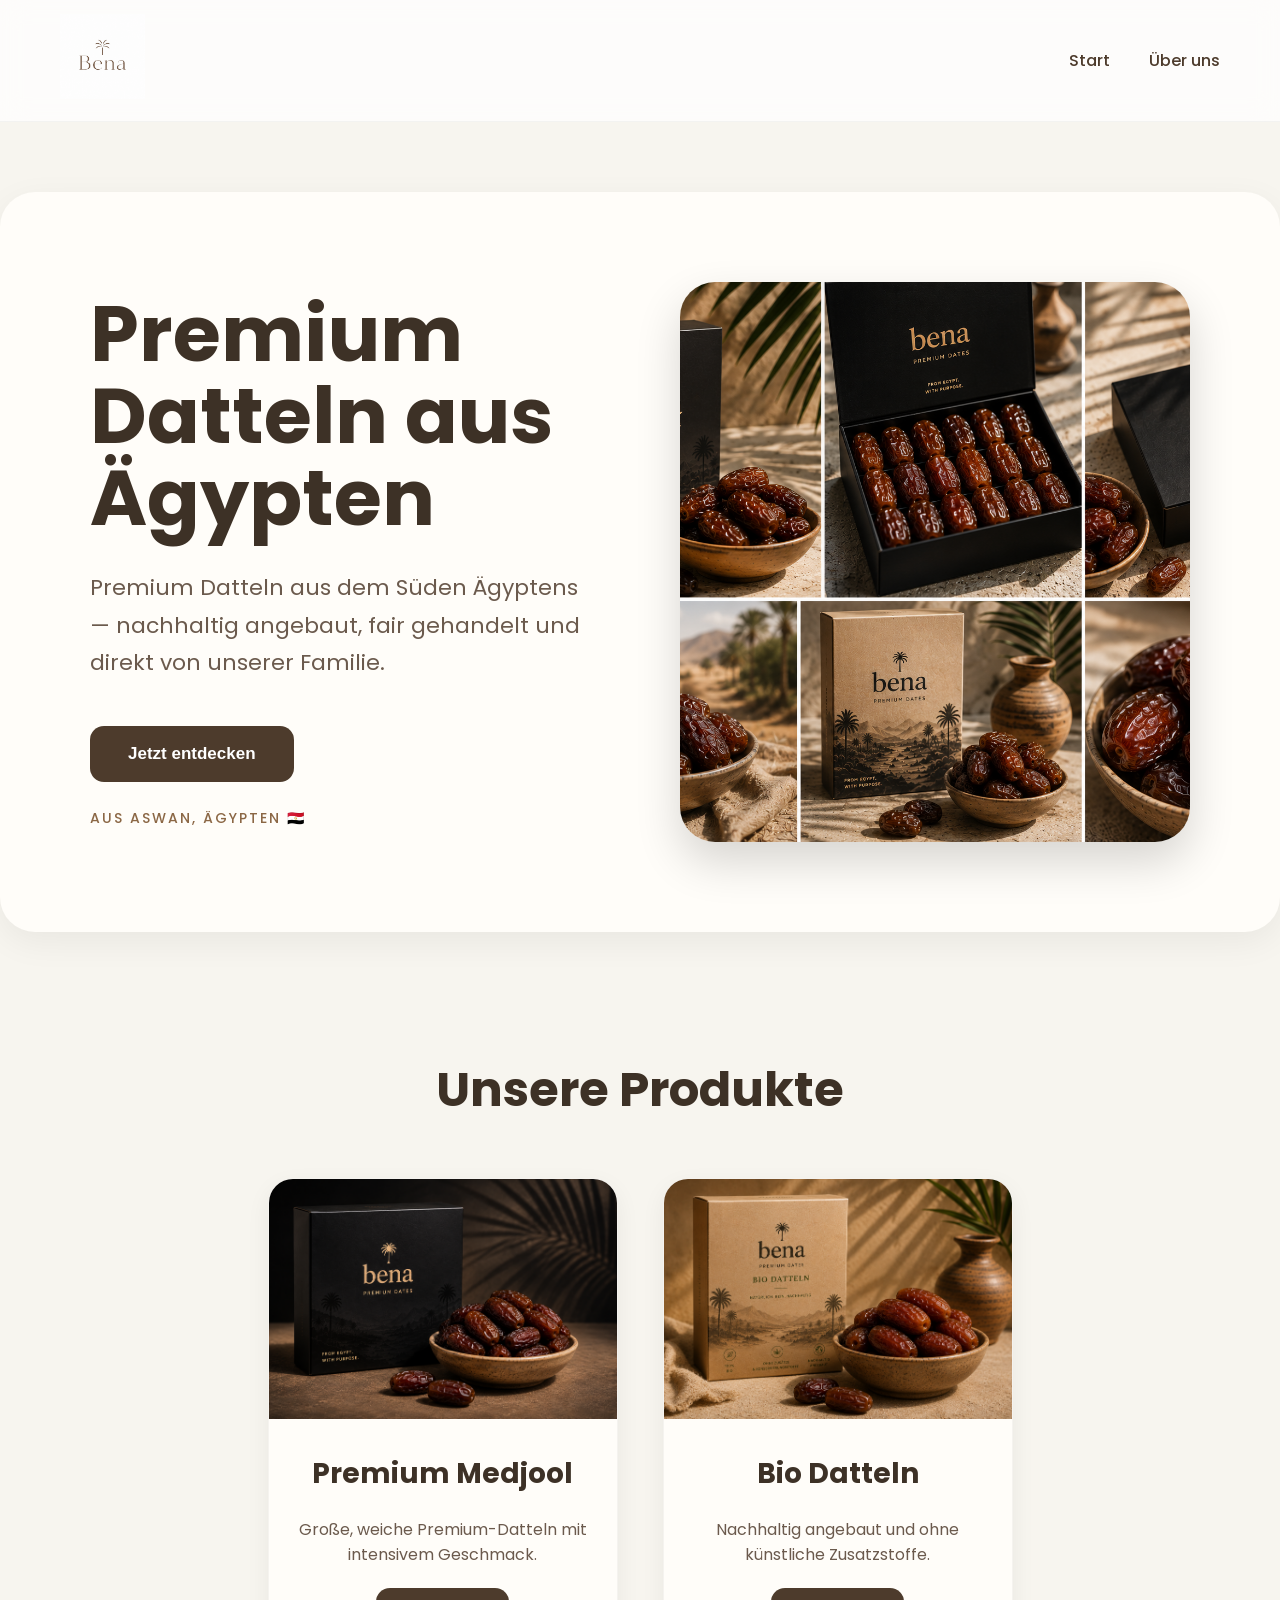
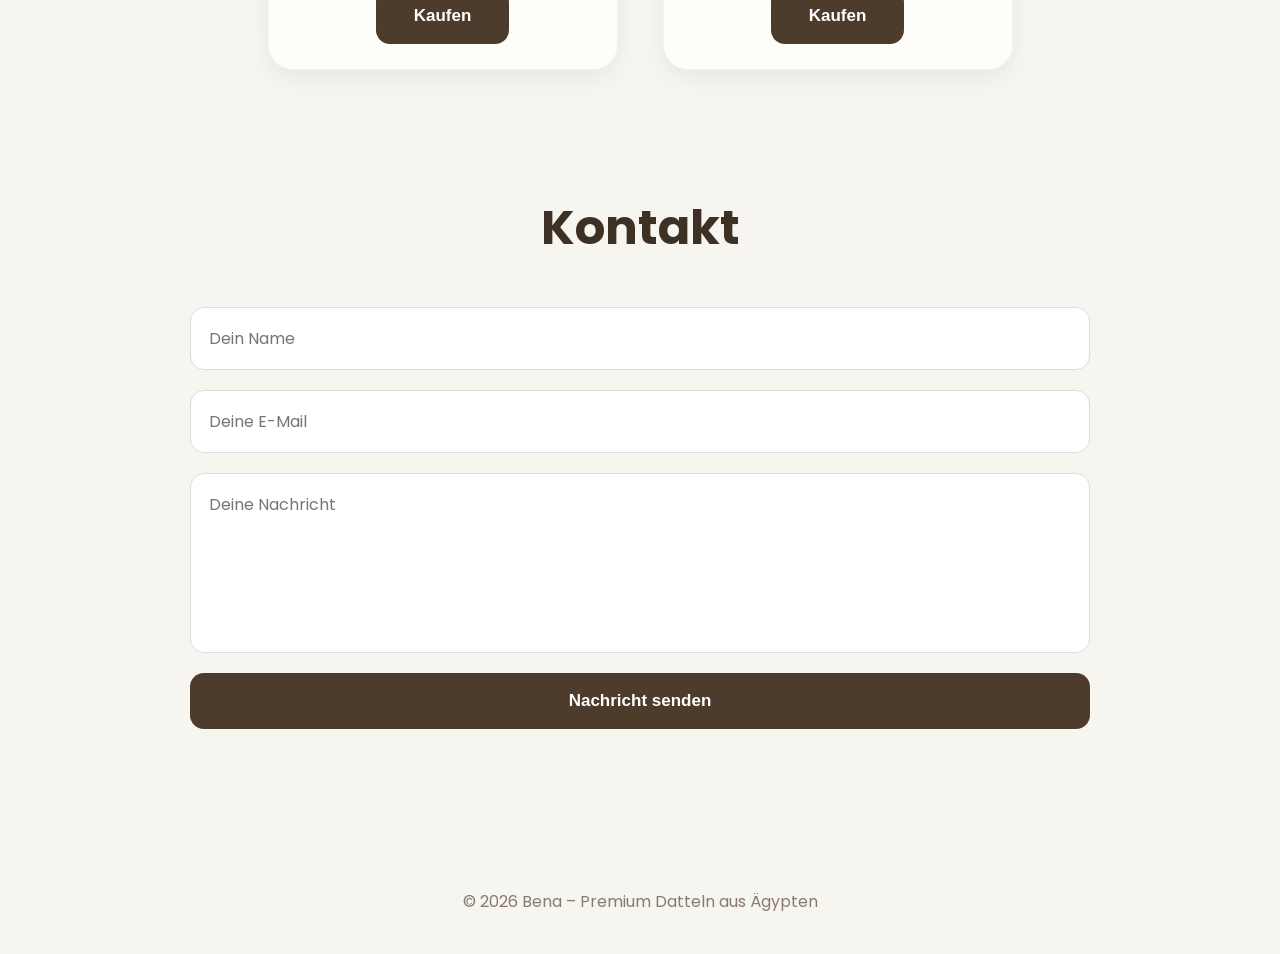
<file: website-projekt neu/index.html>
<!DOCTYPE html>
<html lang="de">

<head>

    <meta charset="UTF-8">

    <meta name="viewport" content="width=device-width, initial-scale=1.0">

    <title>Bena Premium Datteln</title>

    <meta name="description"
        content="Premium Datteln direkt aus Ägypten – natürlich, hochwertig und nachhaltig.">

    <link rel="preconnect" href="https://fonts.googleapis.com">

    <link rel="preconnect" href="https://fonts.gstatic.com" crossorigin>

    <link href="https://fonts.googleapis.com/css2?family=Poppins:wght@300;400;500;600;700&display=swap"
        rel="stylesheet">

    <link rel="stylesheet" href="style.css">

</head>

<body>

    <nav>

        <div class="logo">
            <img src="images/Foto2.jpeg" alt="Bena Logo">
        </div>

        <div class="nav-links">
            <a href="index.html">Start</a>
            <a href="about.html">Über uns</a>
        </div>

    </nav>

    <section class="hero">

        <div class="hero-left">

            <h1>Premium Datteln aus Ägypten</h1>

            <p class="subtitle">
                Premium Datteln aus dem Süden Ägyptens — nachhaltig angebaut, fair gehandelt und direkt von unserer Familie.
            </p>

            <button class="hero-button">
                Jetzt entdecken
            </button>

            <p class="hero-origin">
    Aus Aswan, Ägypten 🇪🇬
</p>

        </div>

        <div class="hero-right">

            <img src="images/Produktbild 4.png" alt="Premium Datteln">

        </div>

    </section>

    <section class="products">

        <h2>Unsere Produkte</h2>

        <div class="product-grid">

            <div class="product-card">

                <img src="images/Produktbild 6.png" alt="Premium Medjool Datteln">

                <h3>Premium Medjool</h3>

                <p>
                    Große, weiche Premium-Datteln mit intensivem Geschmack.
                </p>

                <a href="product-premium.html">

    <button>Kaufen</button>

</a>

            </div>

            <div class="product-card">

                <img src="images/Produktbild 7.png" alt="Bio Datteln">

                <h3>Bio Datteln</h3>

                <p>
                    Nachhaltig angebaut und ohne künstliche Zusatzstoffe.
                </p>

                <a href="product-bio.html">

    <button>Kaufen</button>

</a>

            </div>

        </div>

    </section>

    <section class="contact">

        <h2>Kontakt</h2>

        <form>

            <input type="text" placeholder="Dein Name">

            <input type="email" placeholder="Deine E-Mail">

            <textarea placeholder="Deine Nachricht"></textarea>

            <button type="submit">
                Nachricht senden
            </button>

        </form>

    </section>

    <footer>
        © 2026 Bena – Premium Datteln aus Ägypten
    </footer>

</body>

</html>
</file>
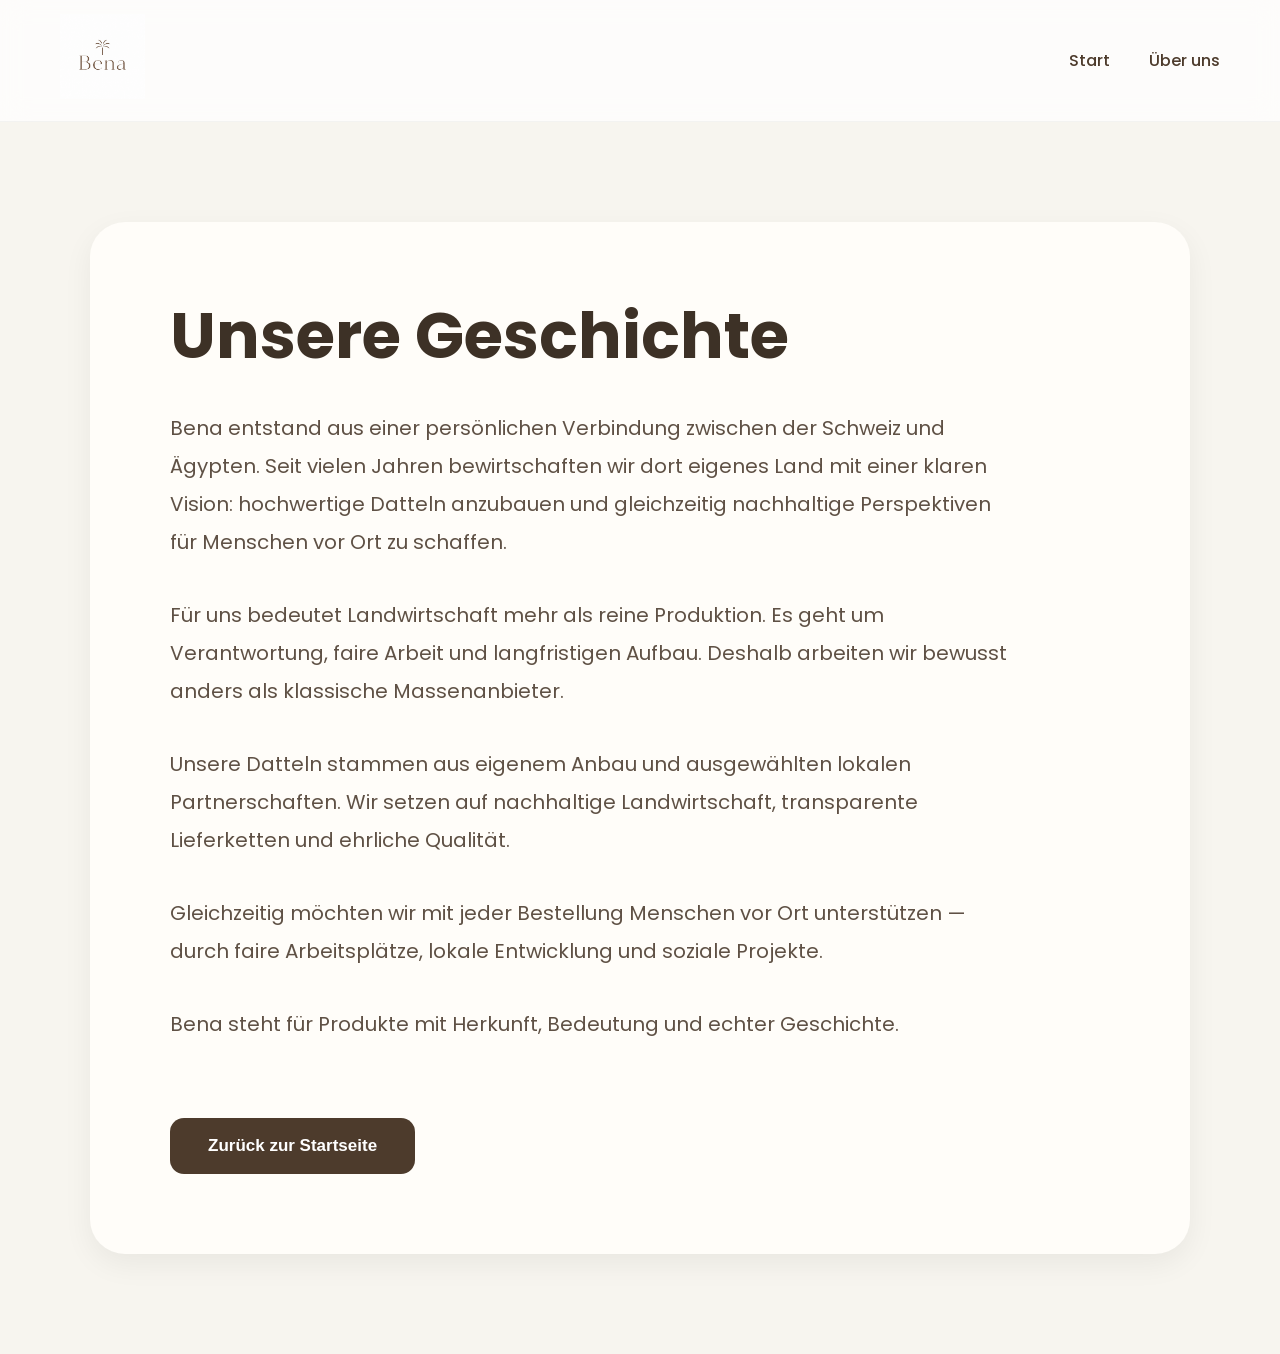
<file: website-projekt neu/about.html>
<!DOCTYPE html>
<html lang="de">

<head>

    <meta charset="UTF-8">

    <meta name="viewport" content="width=device-width, initial-scale=1.0">

    <title>Über uns – Bena</title>

    <link rel="preconnect" href="https://fonts.googleapis.com">

    <link rel="preconnect" href="https://fonts.gstatic.com" crossorigin>

    <link href="https://fonts.googleapis.com/css2?family=Poppins:wght@300;400;500;600;700&display=swap"
        rel="stylesheet">

    <link rel="stylesheet" href="style.css">

</head>

<body>

    <nav>

        <div class="logo">
            <img src="images/Foto2.jpeg" alt="Bena Logo">
        </div>

        <div class="nav-links">
            <a href="index.html">Start</a>
            <a href="about.html">Über uns</a>
        </div>

    </nav>

    <section class="about-section">

        <h1>Unsere Geschichte</h1>

        <div class="about-text">

            <p>
                Bena entstand aus einer persönlichen Verbindung zwischen der Schweiz und Ägypten.
                Seit vielen Jahren bewirtschaften wir dort eigenes Land mit einer klaren Vision:
                hochwertige Datteln anzubauen und gleichzeitig nachhaltige Perspektiven für Menschen vor Ort zu schaffen.
            </p>

            <p>
                Für uns bedeutet Landwirtschaft mehr als reine Produktion.
                Es geht um Verantwortung, faire Arbeit und langfristigen Aufbau.
                Deshalb arbeiten wir bewusst anders als klassische Massenanbieter.
            </p>

            <p>
                Unsere Datteln stammen aus eigenem Anbau und ausgewählten lokalen Partnerschaften.
                Wir setzen auf nachhaltige Landwirtschaft, transparente Lieferketten und ehrliche Qualität.
            </p>

            <p>
                Gleichzeitig möchten wir mit jeder Bestellung Menschen vor Ort unterstützen —
                durch faire Arbeitsplätze, lokale Entwicklung und soziale Projekte.
            </p>

            <p>
                Bena steht für Produkte mit Herkunft, Bedeutung und echter Geschichte.
            </p>

            <a href="index.html">

                <button class="about-button">
                    Zurück zur Startseite
                </button>

            </a>

        </div>

    </section>

</body>

</html>
</file>
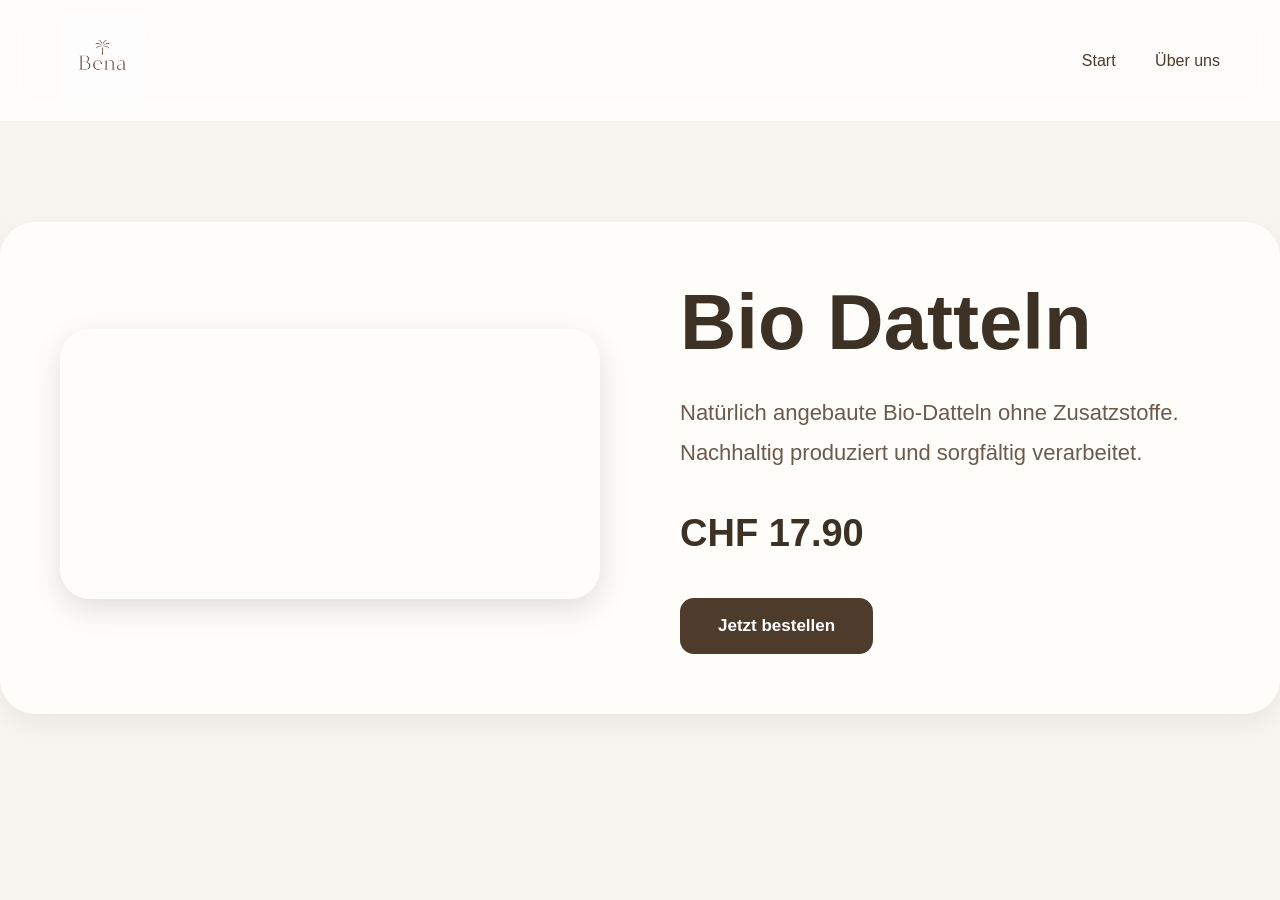
<file: website-projekt neu/product-bio.html>
<!DOCTYPE html>
<html lang="de">

<head>

    <meta charset="UTF-8">

    <meta name="viewport" content="width=device-width, initial-scale=1.0">

    <title>Bio Datteln – Bena</title>

    <link rel="stylesheet" href="style.css">

</head>

<body>

    <nav>

        <div class="logo">
            <img src="images/Foto2.jpeg" alt="Bena Logo">
        </div>

        <div class="nav-links">
            <a href="index.html">Start</a>
            <a href="about.html">Über uns</a>
        </div>

    </nav>

    <section class="product-page">

        <div class="product-page-left">

            <video autoplay muted loop playsinline>

                <source src="videos/bio-video.mp4" type="video/mp4">

            </video>

        </div>

        <div class="product-page-right">

            <h1>Bio Datteln</h1>

            <p class="product-description">

                Natürlich angebaute Bio-Datteln ohne Zusatzstoffe.
                Nachhaltig produziert und sorgfältig verarbeitet.

            </p>

            <p class="product-price">
                CHF 17.90
            </p>

            <button class="hero-button">
                Jetzt bestellen
            </button>

        </div>

    </section>

</body>

</html>
</file>
<file: website-projekt neu/style.css>
/* RESET */

* {
    margin: 0;
    padding: 0;
    box-sizing: border-box;
}

/* BODY */

body {
    font-family: 'Poppins', sans-serif;

    background-color: #f7f5ef;

    color: #3d3126;

    line-height: 1.6;
}

/* NAVIGATION */

nav {
    width: 100%;

    background-color: rgba(255,255,255,0.72);

    backdrop-filter: blur(14px);

    display: flex;

    justify-content: space-between;

    align-items: center;

    padding: 14px 60px;

    position: sticky;

    top: 0;

    z-index: 100;

    border-bottom: 1px solid rgba(0,0,0,0.04);
}

.logo img {
    height: 85px;

    width: auto;

    object-fit: contain;
}

.nav-links a {
    text-decoration: none;

    color: #4d3b2c;

    margin-left: 35px;

    font-weight: 500;

    transition: 0.3s;
}

.nav-links a:hover {
    color: #9a6f45;
}

/* HERO */

.hero {
    max-width: 1400px;

    margin: 70px auto;

    padding: 90px;

    display: flex;

    align-items: center;

    justify-content: space-between;

    gap: 80px;

    background-color: #fffdf9;

    border-radius: 35px;

    box-shadow: 0px 10px 35px rgba(0,0,0,0.06);
}

.hero-left {
    flex: 1;
}

.hero-right {
    flex: 1;

    display: flex;

    justify-content: center;
}

.hero-right img {
    width: 100%;

    max-width: 720px;

    height: 560px;

    object-fit: cover;

    border-radius: 35px;

    box-shadow: 0px 20px 45px rgba(0,0,0,0.16);

    transition: 0.5s;
}

.hero-right img:hover {
    transform: scale(1.02);
}

h1 {
    font-size: 78px;

    line-height: 1.05;

    color: #3d3126;

    margin-bottom: 30px;

    font-weight: 700;
}

.subtitle {
    font-size: 22px;

    color: #6b5a4d;

    margin-bottom: 45px;

    max-width: 540px;

    line-height: 1.7;
}

.hero-origin {
    margin-top: 25px;

    color: #8b6745;

    font-size: 14px;

    letter-spacing: 2px;

    text-transform: uppercase;

    font-weight: 500;
}

/* BUTTONS */

.hero-button,
.product-card button,
form button,
.about-button {
    background-color: #4d3b2c;

    color: white;

    border: none;

    padding: 18px 38px;

    border-radius: 14px;

    font-size: 17px;

    font-weight: 600;

    cursor: pointer;

    transition: 0.3s;
}

.hero-button:hover,
.product-card button:hover,
form button:hover,
.about-button:hover {
    background-color: #8b6745;

    transform: translateY(-3px);
}

/* PRODUCTS */

.products {
    max-width: 1400px;

    margin: 120px auto;

    text-align: center;
}

.products h2 {
    font-size: 48px;

    margin-bottom: 50px;

    color: #3d3126;
}

.product-grid {
    display: flex;

    justify-content: center;

    gap: 45px;

    flex-wrap: wrap;
}

.product-card {
    width: 350px;

    background-color: #fffdf9;

    border-radius: 25px;

    overflow: hidden;

    box-shadow: 0px 8px 25px rgba(0,0,0,0.06);

    border: 1px solid rgba(0,0,0,0.04);

    transition: 0.3s;
}

.product-card:hover {
    transform: translateY(-8px);
}

.product-card img {
    width: 100%;

    height: 240px;

    object-fit: cover;
}

.product-card h3 {
    font-size: 28px;

    margin-top: 25px;

    color: #3d3126;
}

.product-card p {
    padding: 20px;

    color: #6b5a4d;
}

.product-card button {
    margin-bottom: 25px;
}

/* CONTACT */

.contact {
    max-width: 900px;

    margin: 120px auto;

    text-align: center;
}

.contact h2 {
    font-size: 48px;

    margin-bottom: 40px;
}

form {
    display: flex;

    flex-direction: column;

    gap: 20px;
}

input,
textarea {
    padding: 18px;

    border-radius: 14px;

    border: 1px solid #ddd;

    font-size: 16px;

    font-family: inherit;

    background-color: white;
}

textarea {
    min-height: 180px;

    resize: none;
}

input:focus,
textarea:focus {
    outline: none;

    border: 1px solid #8b6745;
}

/* ABOUT */

.about-section {
    max-width: 1100px;

    margin: 100px auto;

    background-color: #fffdf9;

    padding: 80px;

    border-radius: 35px;

    box-shadow: 0px 10px 30px rgba(0,0,0,0.06);
}

.about-section h1 {
    font-size: 64px;

    margin-bottom: 40px;

    text-align: left;
}

.about-text {
    font-size: 20px;

    color: #5f5145;

    line-height: 1.9;

    max-width: 850px;
}

.about-text p {
    margin-bottom: 35px;
}

.about-button {
    margin-top: 40px;
}

/* FOOTER */

footer {
    text-align: center;

    padding: 40px;

    color: #8a7a6d;
}

/* RESPONSIVE */

@media (max-width: 1000px) {

    nav {
        padding: 20px 30px;
    }

    .hero {
        flex-direction: column;

        padding: 50px 30px;

        text-align: center;
    }

    .hero-left {
        display: flex;

        flex-direction: column;

        align-items: center;
    }

    .subtitle {
        max-width: 100%;
    }

    h1 {
        font-size: 54px;
    }

    .hero-right img {
        height: auto;
    }

    .about-section {
        padding: 50px 30px;
    }

    .about-section h1 {
        font-size: 48px;
    }

    .about-text {
        font-size: 18px;
    }

    /* PRODUCT PAGE MOBILE */

    .product-page {
        flex-direction: column;

        padding: 35px 20px;

        gap: 40px;

        margin: 50px 20px;
    }

    .product-page-left,
    .product-page-right {
        width: 100%;
    }

    .product-page video {
        width: 100%;

        height: auto;

        border-radius: 25px;
    }

    .product-page-right {
        text-align: center;
    }

    .product-page h1 {
        font-size: 42px;
    }

    .product-description {
        font-size: 18px;

        line-height: 1.7;
    }

    .product-price {
        font-size: 30px;
    }

    .hero-button {
        width: 100%;
    }
}

/* PRODUCT PAGE */

.product-page {
    max-width: 1400px;

    margin: 100px auto;

    display: flex;

    gap: 80px;

    align-items: center;

    background-color: #fffdf9;

    padding: 60px;

    border-radius: 35px;

    box-shadow: 0px 10px 30px rgba(0,0,0,0.06);
}

.product-page-left {
    flex: 1;
}

.product-page-right {
    flex: 1;
}

.product-page video {
    width: 100%;

    border-radius: 30px;

    box-shadow: 0px 10px 30px rgba(0,0,0,0.12);
}

.product-description {
    font-size: 22px;

    line-height: 1.8;

    color: #6b5a4d;

    margin-top: 30px;

    margin-bottom: 30px;
}

.product-price {
    font-size: 38px;

    font-weight: 700;

    margin-bottom: 35px;

    color: #3d3126;
}
</file>
